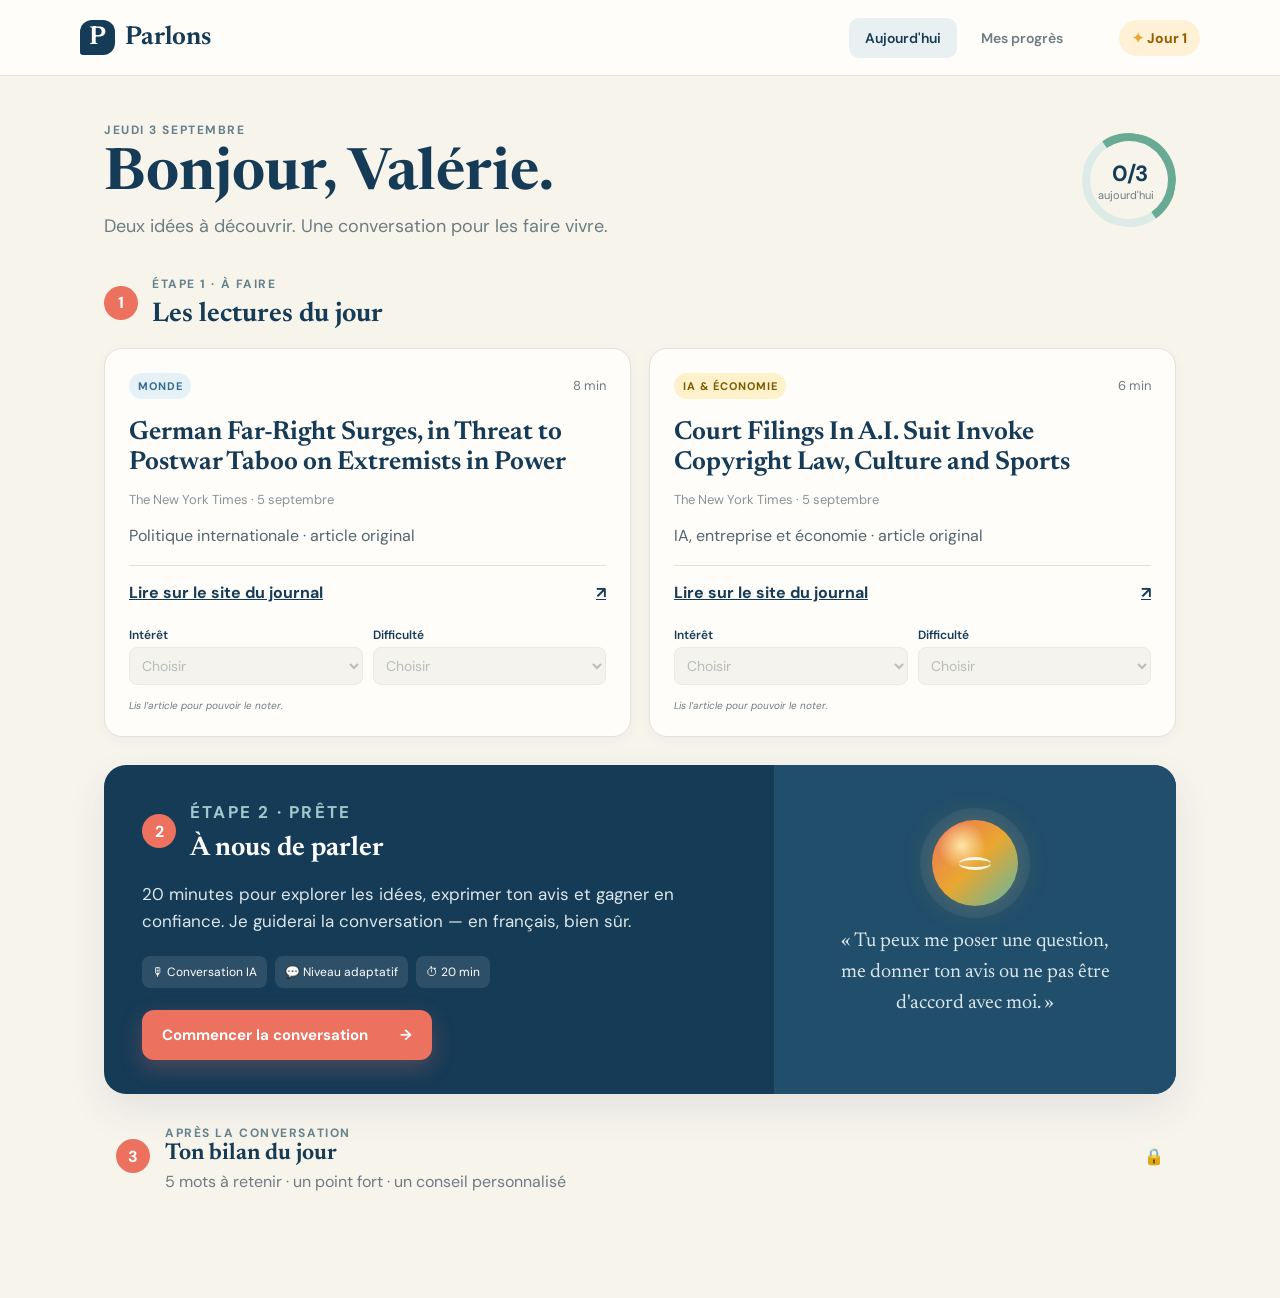
<file: index.html>
<!doctype html>
<html lang="fr">
<head>
  <meta charset="utf-8">
  <meta name="viewport" content="width=device-width,initial-scale=1">
  <meta name="theme-color" content="#173f5f">
  <meta name="description" content="Deux articles, vingt minutes de conversation, un peu plus d'assurance chaque jour.">
  <title>Parlons — Mon français, chaque jour</title>
  <link rel="preconnect" href="https://fonts.googleapis.com">
  <link rel="preconnect" href="https://fonts.gstatic.com" crossorigin>
  <link href="https://fonts.googleapis.com/css2?family=DM+Sans:wght@400;500;600;700&family=Newsreader:opsz,wght@6..72,500;6..72,650&display=swap" rel="stylesheet">
  <link rel="stylesheet" href="styles.css">
</head>
<body>
  <header class="topbar">
    <a class="brand" href="#" aria-label="Parlons, accueil"><span class="brand-mark">P</span><span>Parlons</span></a>
    <nav aria-label="Navigation principale"><button class="nav-link active" data-view="today">Aujourd'hui</button><button class="nav-link" data-view="progress">Mes progrès</button></nav>
    <div class="streak" aria-label="Nouvelle série"><span>✦</span> Jour 1</div>
  </header>
  <main>
    <section id="today" class="view active" aria-labelledby="greeting">
      <div class="welcome"><div><p class="eyebrow">JEUDI 3 SEPTEMBRE</p><h1 id="greeting">Bonjour, Valérie.</h1><p>Deux idées à découvrir. Une conversation pour les faire vivre.</p></div><div class="daily-ring"><strong id="daily-progress">0/3</strong><span>aujourd'hui</span></div></div>
      <section class="reading" aria-labelledby="reading-title"><div class="section-heading"><div><span class="step-pill" id="reading-step">1</span><div><p class="kicker" id="reading-status">ÉTAPE 1 · À FAIRE</p><h2 id="reading-title">Les lectures du jour</h2></div></div><span class="complete-label" id="reading-complete"></span></div>
        <div class="article-grid">
          <article class="article-card"><div class="article-meta"><span class="topic world">MONDE</span><span>8 min</span></div><h3 id="article-title-world">Russia Is Testing NATO's Ability to Hold Back From a Hot War</h3><p class="source" id="article-source-world">The Wall Street Journal · Aujourd'hui</p><p id="article-summary-world">Article international sélectionné dans le flux RSS du journal.</p><a class="read-button" data-article="world" href="https://www.wsj.com/world/europe/russia-is-testing-natos-ability-to-hold-back-from-a-hot-war-6ef687db" target="_blank" rel="noopener">Lire sur le site du journal <span>↗</span></a><div class="ratings pending-rating" data-ratings="world"><span>Lis l’article pour pouvoir le noter.</span></div></article>
          <article class="article-card"><div class="article-meta"><span class="topic ai">IA & ÉCONOMIE</span><span>6 min</span></div><h3 id="article-title-business">Microsoft to Change Reporting Structure to Reflect Effects of AI</h3><p class="source" id="article-source-business">The Wall Street Journal · Aujourd'hui</p><p id="article-summary-business">Article sur l’IA et l’économie sélectionné dans le flux RSS du journal.</p><a class="read-button" data-article="business" href="https://www.wsj.com/tech/ai/microsoft-to-change-reporting-structure-to-reflect-effects-of-ai-59dce66d" target="_blank" rel="noopener">Lire sur le site du journal <span>↗</span></a><div class="ratings pending-rating" data-ratings="business"><span>Lis l’article pour pouvoir le noter.</span></div></article>
        </div>
      </section>
      <section class="conversation-card"><div class="conversation-copy"><div class="section-heading compact"><div><span class="step-pill">2</span><div><p class="kicker">ÉTAPE 2 · PRÊTE</p><h2 id="conversation-title">À nous de parler</h2></div></div></div><p>20 minutes pour explorer les idées, exprimer ton avis et gagner en confiance. Je guiderai la conversation — en français, bien sûr.</p><div class="conversation-tags"><span>🎙 Conversation IA</span><span>💬 Niveau adaptatif</span><span>⏱ 20 min</span></div><button class="primary-button" id="start-session">Commencer la conversation <span>→</span></button></div><div class="prompt-preview"><div class="orb"><span></span></div><p>« Tu peux me poser une question, me donner ton avis ou ne pas être d'accord avec moi. »</p></div></section>
      <section class="next-up"><span class="step-pill muted">3</span><div><p class="kicker">APRÈS LA CONVERSATION</p><h2>Ton bilan du jour</h2><p>5 mots à retenir · un point fort · un conseil personnalisé</p></div><span class="lock">🔒</span></section>
      <section id="milestone-message" class="milestone-message" hidden aria-live="polite"></section>
    </section>
    <section id="progress" class="view" aria-labelledby="progress-title"><div class="progress-header"><p class="eyebrow">TON PARCOURS</p><h1 id="progress-title">Chaque conversation compte.</h1><p>Tu avances à ton rythme — et les progrès sont déjà là.</p></div><div class="stat-grid"><article><strong id="progress-session-count">0</strong><span>sessions terminées</span></article><article><strong>0 min</strong><span>de français parlé</span></article><article><strong id="progress-vocab-days">0</strong><span>bilans du jour</span></article><article><strong id="progress-full-days">0</strong><span>jours complets</span></article></div><div class="article-progress-card"><p class="kicker">LECTURES</p><h2>Ton activité de lecture</h2><p id="article-progress-summary">0 lus · 0 notés · intérêt moyen — · difficulté moyenne —</p></div><div class="progress-panels"><section class="chart-card"><div class="panel-title"><div><p class="kicker">AISANCE À L'ORAL</p><h2>Ton parcours commence ici</h2></div><span>0%</span></div><div class="bars"><i style="height:0"></i><i style="height:0"></i><i style="height:0"></i><i style="height:0"></i><i style="height:0"></i><i style="height:0"></i></div><div class="bar-labels"><span>S1</span><span>S2</span><span>S3</span><span>S4</span><span>S5</span><span>S6</span></div></section><section class="milestone-card"><p class="kicker">PROCHAINE RÉCOMPENSE</p><div class="gift">✦</div><h2 id="milestone-title">10 séances</h2><p id="milestone-copy">Encore 10 séances pour atteindre ton premier grand rendez-vous.</p><div class="milestone-track"><span id="milestone-track-fill" style="width:0"></span></div><small id="milestone-count">0 sur 10 sessions</small></section></div><section class="skills-card"><div><p class="kicker">TES TROIS AXES</p><h2>Un apprentissage complet</h2></div><div class="skill"><span>Français</span><b>À découvrir</b><div><i style="width:0"></i></div></div><div class="skill"><span>Esprit critique</span><b>À découvrir</b><div><i style="width:0"></i></div></div><div class="skill"><span>Culture générale</span><b>À découvrir</b><div><i style="width:0"></i></div></section>
  </main>
  <div class="modal" id="session-modal" role="dialog" aria-modal="true" aria-labelledby="session-title" hidden><div class="modal-card"><button class="close" id="close-modal" aria-label="Fermer">×</button><div class="session-top"><span id="timer">20:00</span><span>Conversation du jour</span></div><div class="coach-orb"><span></span></div><p class="coach-label">PARLONS · IA</p><h2 id="session-title">Connexion en cours…</h2><p class="hint" id="hint">Tu peux parler naturellement. Parlons répondra à tes questions et à tes arguments.</p><button class="mic-button" id="mic"><span>●</span> Démarrer</button><audio id="recording-playback" controls hidden></audio><button class="text-answer" id="show-answer">Je préfère écrire</button><div class="answer-box" id="answer-box" hidden><textarea aria-label="Ta réponse en français" placeholder="Écris ton message…"></textarea><button id="send-answer">Envoyer</button></div></div></div><div class="toast" id="toast" role="status"></div>
  <script src="session-guard.js?v=1"></script>
  <script src="progress-store.js?v=2"></script>
  <script src="progress-sync.js?v=1"></script>
  <script src="app-v6.js?v=4"></script>
</body></html>
</file>
<file: styles.css>
:root{--navy:#163b57;--navy-2:#0f2d43;--cream:#f7f4ec;--paper:#fffdfa;--gold:#e9a72f;--coral:#ed715f;--mint:#69aa94;--ink:#18303e;--muted:#6e7c82;--line:#e6e1d6;--shadow:0 16px 40px rgba(22,59,87,.09)}
*{box-sizing:border-box}html{scroll-behavior:smooth}body{margin:0;background:var(--cream);color:var(--ink);font-family:"DM Sans",sans-serif;min-height:100vh}.topbar{height:76px;background:var(--paper);border-bottom:1px solid var(--line);display:flex;align-items:center;padding:0 max(24px,calc((100vw - 1120px)/2));gap:40px;position:sticky;top:0;z-index:20}.brand{display:flex;align-items:center;gap:10px;color:var(--navy);text-decoration:none;font-family:"Newsreader",serif;font-size:26px;font-weight:650}.brand-mark{display:grid;place-items:center;width:35px;height:35px;background:var(--navy);color:white;border-radius:12px 12px 12px 3px;font-family:"Newsreader",serif}.topbar nav{display:flex;gap:8px;margin-left:auto}.nav-link{border:0;background:transparent;padding:11px 16px;border-radius:10px;color:var(--muted);font:600 14px "DM Sans";cursor:pointer}.nav-link:hover,.nav-link.active{background:#e9f0f2;color:var(--navy)}.streak{padding:9px 13px;border-radius:99px;background:#fff1d6;color:#945b00;font-weight:700;font-size:14px}.streak span{color:var(--gold)}main{max-width:1120px;margin:auto;padding:46px 24px 80px}.view{display:none}.view.active{display:block}.welcome{display:flex;align-items:center;justify-content:space-between;margin-bottom:38px}.eyebrow,.kicker{font-size:12px;font-weight:700;letter-spacing:.13em;color:#66818b;margin:0 0 8px}.welcome h1,.progress-header h1{font:650 clamp(38px,6vw,58px)/1 "Newsreader",serif;color:var(--navy);margin:0 0 10px}.welcome>div>p:last-child,.progress-header>p:last-child{font-size:18px;color:var(--muted);margin:0}.daily-ring{width:94px;height:94px;border:8px solid #dcebe5;border-top-color:var(--mint);border-right-color:var(--mint);border-radius:50%;display:flex;flex-direction:column;align-items:center;justify-content:center;transform:rotate(10deg)}.daily-ring>*{transform:rotate(-10deg)}.daily-ring strong{font-size:22px;color:var(--navy)}.daily-ring span{font-size:11px;color:var(--muted)}.section-heading{display:flex;justify-content:space-between;align-items:center;margin-bottom:18px}.section-heading>div{display:flex;align-items:center;gap:14px}.section-heading h2,.next-up h2,.progress-panels h2,.skills-card h2{font:650 27px/1.1 "Newsreader",serif;color:var(--navy);margin:0}.step-pill{display:grid;place-items:center;min-width:34px;height:34px;border-radius:50%;background:var(--coral);color:white;font-weight:700}.step-pill.done{background:var(--mint)}.complete-label{color:#43836f;font-weight:700}.article-grid{display:grid;grid-template-columns:1fr 1fr;gap:18px}.article-card{background:var(--paper);border:1px solid var(--line);border-radius:18px;padding:24px;box-shadow:0 4px 14px rgba(22,59,87,.04)}.article-meta{display:flex;justify-content:space-between;align-items:center;color:var(--muted);font-size:13px}.topic{font-size:11px;font-weight:700;letter-spacing:.08em;border-radius:99px;padding:6px 9px}.topic.world{color:#356b90;background:#e5f1f7}.topic.ai{color:#7a5b04;background:#fff1c9}.article-card h3{font:650 26px/1.15 "Newsreader",serif;margin:20px 0 8px;color:var(--navy)}.article-card>p:not(.source){line-height:1.55;color:#52656e}.source{font-size:13px;color:#879398}.read-button{width:100%;display:flex;justify-content:space-between;border:0;border-top:1px solid var(--line);background:transparent;padding:16px 0 6px;color:var(--navy);font-weight:700;cursor:pointer}.ratings{display:flex;flex-wrap:wrap;gap:7px;margin-top:13px;align-items:center;font-size:12px;color:var(--muted)}.rating-chip{background:#f0eee8;border-radius:99px;padding:6px 8px;color:#536168}.conversation-card{display:grid;grid-template-columns:1.25fr .75fr;background:var(--navy);border-radius:22px;margin-top:28px;color:white;overflow:hidden;box-shadow:var(--shadow)}.conversation-copy{padding:34px 38px}.conversation-card .kicker{color:#9ec9ce}.conversation-card h2{color:white}.conversation-card p{font-size:17px;line-height:1.55;color:#dbe7eb;max-width:620px}.conversation-tags{display:flex;flex-wrap:wrap;gap:8px;margin:22px 0}.conversation-tags span{background:rgba(255,255,255,.1);padding:8px 10px;border-radius:8px;font-size:12px}.primary-button{border:0;background:var(--coral);color:white;border-radius:12px;padding:15px 20px;font:700 15px "DM Sans";cursor:pointer;box-shadow:0 8px 22px rgba(237,113,95,.27)}.primary-button:hover{background:#f07d6c}.primary-button span{margin-left:28px}.prompt-preview{background:#214e6b;display:flex;flex-direction:column;justify-content:center;align-items:center;padding:30px;text-align:center}.prompt-preview p{font-family:"Newsreader",serif;font-size:20px;max-width:270px}.orb,.coach-orb{width:86px;height:86px;border-radius:50%;background:radial-gradient(circle at 35% 30%,#ffe5a5,transparent 29%),linear-gradient(135deg,var(--coral),var(--gold),#5bb8a4);box-shadow:0 0 0 12px rgba(255,255,255,.05),0 0 30px rgba(233,167,47,.25);display:grid;place-items:center}.orb span,.coach-orb span{width:32px;height:13px;border-radius:50%;border-top:3px solid white;border-bottom:3px solid white;opacity:.9}.next-up{display:flex;align-items:center;gap:15px;padding:26px 12px;color:var(--muted)}.next-up h2{font-size:23px}.next-up p{margin:5px 0 0}.lock{margin-left:auto}.progress-header{margin-bottom:34px}.stat-grid{display:grid;grid-template-columns:repeat(4,1fr);gap:14px}.stat-grid article{background:var(--paper);border:1px solid var(--line);border-radius:15px;padding:22px;display:flex;flex-direction:column}.stat-grid strong{font:650 32px "Newsreader",serif;color:var(--navy)}.stat-grid span{font-size:13px;color:var(--muted)}.article-progress-card{background:var(--paper);border:1px solid var(--line);border-radius:18px;padding:22px 26px;margin-top:18px}.article-progress-card h2{font:650 25px/1.1 "Newsreader",serif;color:var(--navy);margin:0 0 8px}.article-progress-card p:last-child{margin:0;color:var(--muted);font-size:14px}.progress-panels{display:grid;grid-template-columns:1.35fr .65fr;gap:18px;margin-top:18px}.chart-card,.milestone-card,.skills-card{background:var(--paper);border:1px solid var(--line);border-radius:18px;padding:26px}.panel-title{display:flex;justify-content:space-between}.panel-title>span{background:#e2f1eb;color:#43836f;font-weight:700;border-radius:99px;padding:7px 11px;height:max-content}.bars{height:190px;display:flex;gap:16px;align-items:end;border-bottom:1px solid var(--line);margin-top:20px;padding:0 10px}.bars i{flex:1;background:linear-gradient(#70b29b,#b7d7cb);border-radius:8px 8px 0 0;min-width:20px}.bar-labels{display:flex;justify-content:space-around;font-size:12px;color:var(--muted);padding-top:8px}.milestone-card{text-align:center}.gift{width:66px;height:66px;border-radius:50%;background:#fff1d6;color:var(--gold);display:grid;place-items:center;margin:15px auto;font-size:30px}.milestone-card p{color:var(--muted);font-size:14px;line-height:1.5}.milestone-track,.skill>div{height:8px;background:#e7e5de;border-radius:99px;overflow:hidden}.milestone-track span,.skill i{display:block;height:100%;background:var(--coral);width:85%;border-radius:99px}.milestone-card small{display:block;margin-top:8px;color:var(--muted)}.skills-card{margin-top:18px;display:grid;grid-template-columns:1.1fr repeat(3,1fr);gap:24px;align-items:center}.skill span,.skill b{display:block}.skill span{font-weight:700}.skill b{font-size:12px;color:var(--muted);margin:5px 0 11px;font-weight:500}.skill i{background:var(--mint)}.modal{position:fixed;inset:0;background:rgba(9,29,43,.76);z-index:50;display:grid;place-items:center;padding:12px}.modal[hidden]{display:none}.modal-card{width:min(760px,100%);height:min(92vh,900px);background:var(--paper);border-radius:24px;padding:24px 34px 28px;text-align:center;position:relative;box-shadow:0 26px 80px rgba(0,0,0,.28);display:flex;flex-direction:column;overflow:hidden}.close{position:absolute;right:20px;top:16px;border:0;background:transparent;font-size:30px;color:var(--muted);cursor:pointer}.session-top{display:flex;justify-content:space-between;color:var(--muted);font-size:13px;flex:0 0 auto}.session-top span:first-child{font-weight:700;color:var(--coral)}.coach-orb{margin:16px auto 10px;width:88px;height:88px;flex:0 0 auto}.coach-label{font-size:11px;letter-spacing:.15em;font-weight:700;color:var(--mint);flex:0 0 auto}.modal-card h2{font:650 clamp(27px,5vw,37px)/1.15 "Newsreader",serif;color:var(--navy);margin:8px auto;max-width:540px;flex:0 0 auto}.hint{color:var(--muted);margin:4px auto 10px;flex:0 0 auto}.mic-button{display:block;margin:12px auto 8px;border:0;background:var(--navy);color:white;padding:15px 24px;border-radius:99px;font-weight:700;cursor:pointer;flex:0 0 auto}.mic-button span{color:var(--coral);margin-right:7px}.text-answer{border:0;background:transparent;color:var(--navy);text-decoration:underline;cursor:pointer;flex:0 0 auto}.answer-box{margin-top:12px;flex:0 0 auto}.answer-box textarea{width:100%;height:80px;border:1px solid var(--line);border-radius:12px;padding:14px;font:16px "DM Sans"}.answer-box button{margin-top:8px;background:var(--coral);color:white;border:0;border-radius:9px;padding:10px 16px;font-weight:700}.live-transcript{margin:14px 0 0;padding:14px 16px;text-align:left;background:#f3f0e7;border:1px solid var(--line);border-radius:14px;overflow-y:auto;flex:1;min-height:120px;scroll-behavior:smooth;overscroll-behavior:contain}.live-transcript p{margin:0 0 12px;line-height:1.45;color:#405761}.live-transcript p:last-child{margin-bottom:0}.live-transcript b{color:var(--navy)}.toast{position:fixed;left:50%;bottom:28px;transform:translate(-50%,30px);background:var(--navy-2);color:white;padding:12px 18px;border-radius:10px;opacity:0;pointer-events:none;transition:.25s;z-index:70}.toast.show{opacity:1;transform:translate(-50%,0)}
@media(max-width:760px){.topbar{padding:0 14px;height:68px;gap:8px}.brand>span:last-child{display:none}.nav-link{padding:9px 10px}.streak{font-size:12px}main{padding:28px 16px 55px}.welcome{align-items:flex-end}.welcome>div>p:last-child{font-size:15px;max-width:260px}.daily-ring{width:70px;height:70px;border-width:6px}.article-grid,.conversation-card,.progress-panels,.skills-card{grid-template-columns:1fr}.conversation-copy{padding:28px 24px}.prompt-preview{display:none}.stat-grid{grid-template-columns:1fr 1fr}.skills-card{gap:22px}.modal{padding:8px}.modal-card{height:96vh;padding:20px 16px 20px}.coach-orb{width:76px;height:76px;margin:10px auto 8px}.modal-card h2{font-size:28px}.hint{font-size:14px}.mic-button{margin:8px auto}.live-transcript{margin-top:10px;padding:12px}.article-progress-card{padding:18px 20px}}
.pending-rating{font-style:italic}.rating-form{display:grid;grid-template-columns:1fr 1fr;gap:10px;width:100%;margin-top:5px}.rating-form label{display:grid;gap:4px;font-weight:600;color:var(--navy)}.rating-form select{width:100%;border:1px solid var(--line);border-radius:8px;background:white;padding:8px;font:14px "DM Sans"}.rating-form select:disabled{background:#f1efe9;color:#9aa3a5;cursor:not-allowed}.rating-note{display:block;width:100%;margin-top:7px;color:var(--muted);font-style:italic}.rating-saved{color:#43836f;font-weight:700}.article-reader{max-height:min(820px,92vh);overflow:auto;text-align:left}.article-reader h2{margin-left:0}.article-body{font-size:17px;line-height:1.7;color:#405761;margin:20px 0}.article-body p{margin:0 0 1em}.article-reader .primary-button{display:block;margin:24px auto 0}#recording-playback{display:block;width:min(420px,100%);margin:12px auto}#recording-playback[hidden]{display:none}
@media(max-width:760px){.rating-form{grid-template-columns:1fr}.article-reader{max-height:94vh}}
@media(prefers-reduced-motion:reduce){*{scroll-behavior:auto!important;transition:none!important}}
</file>
